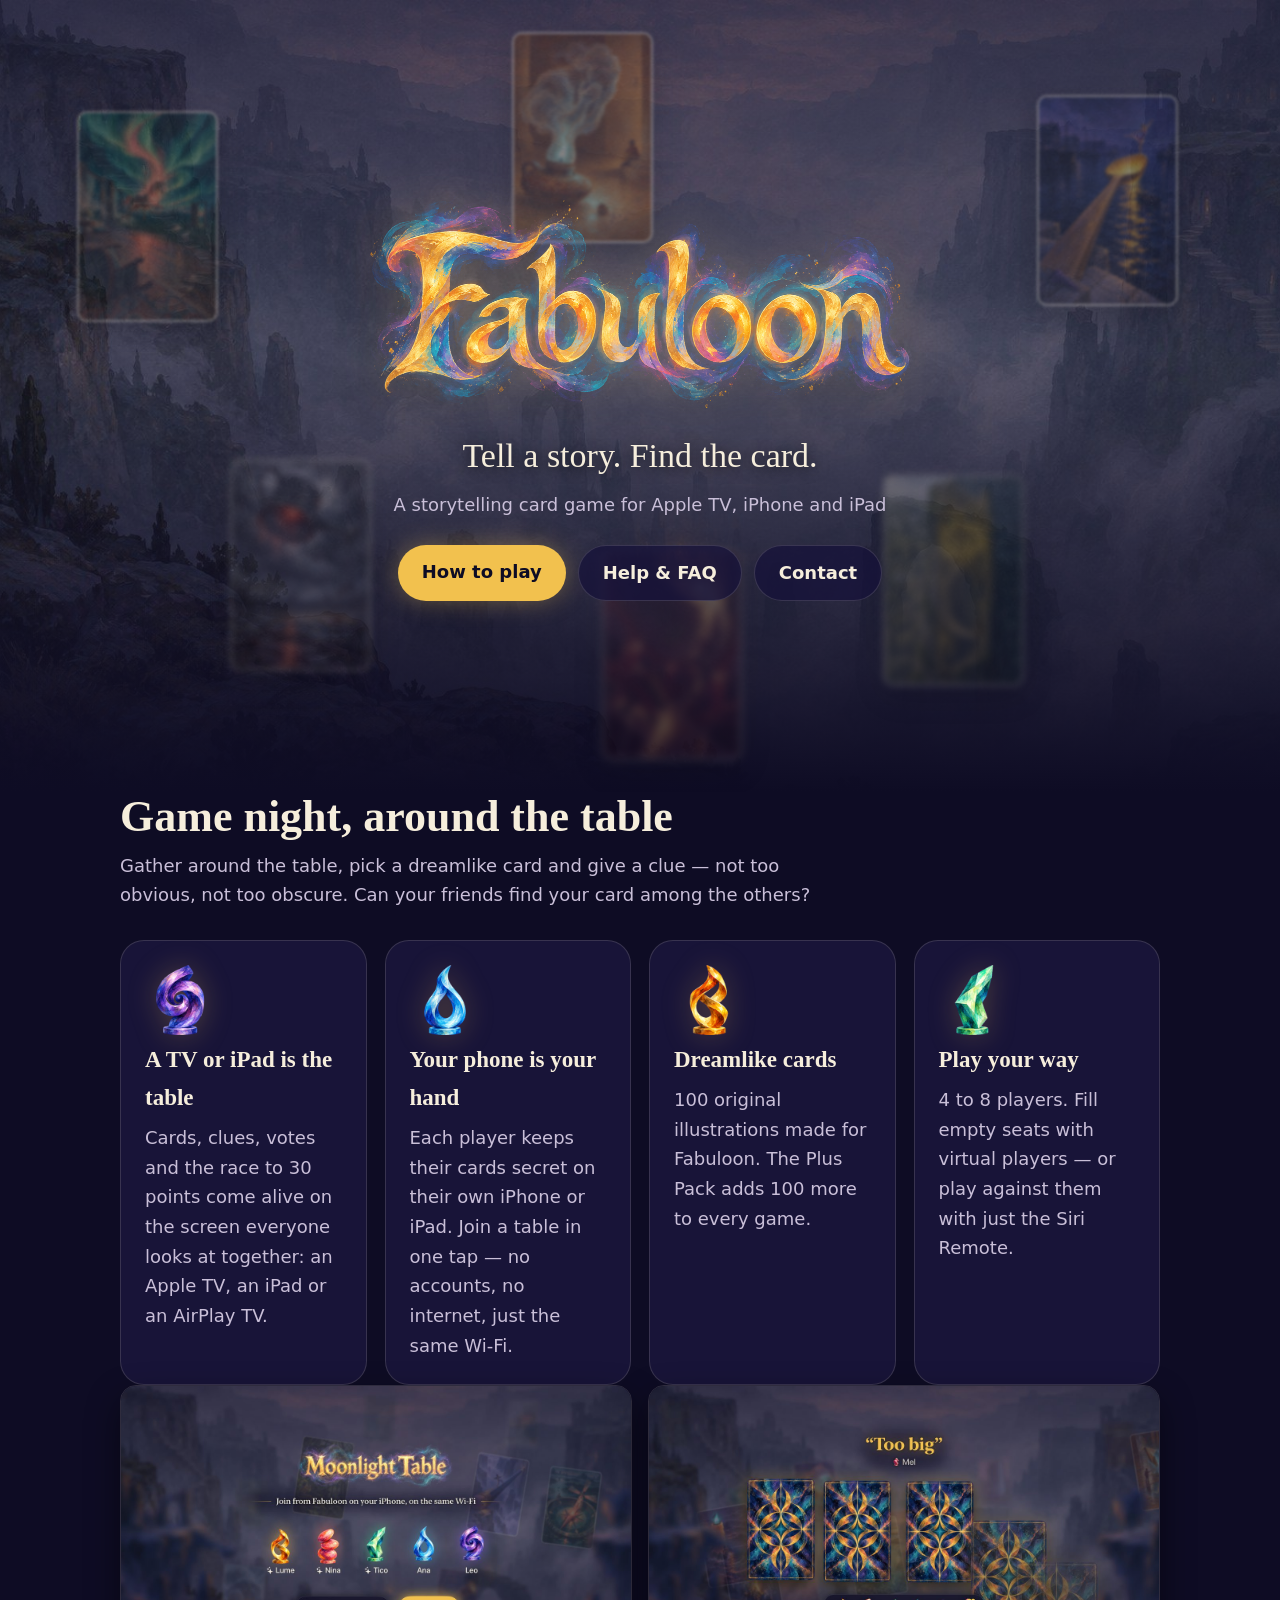
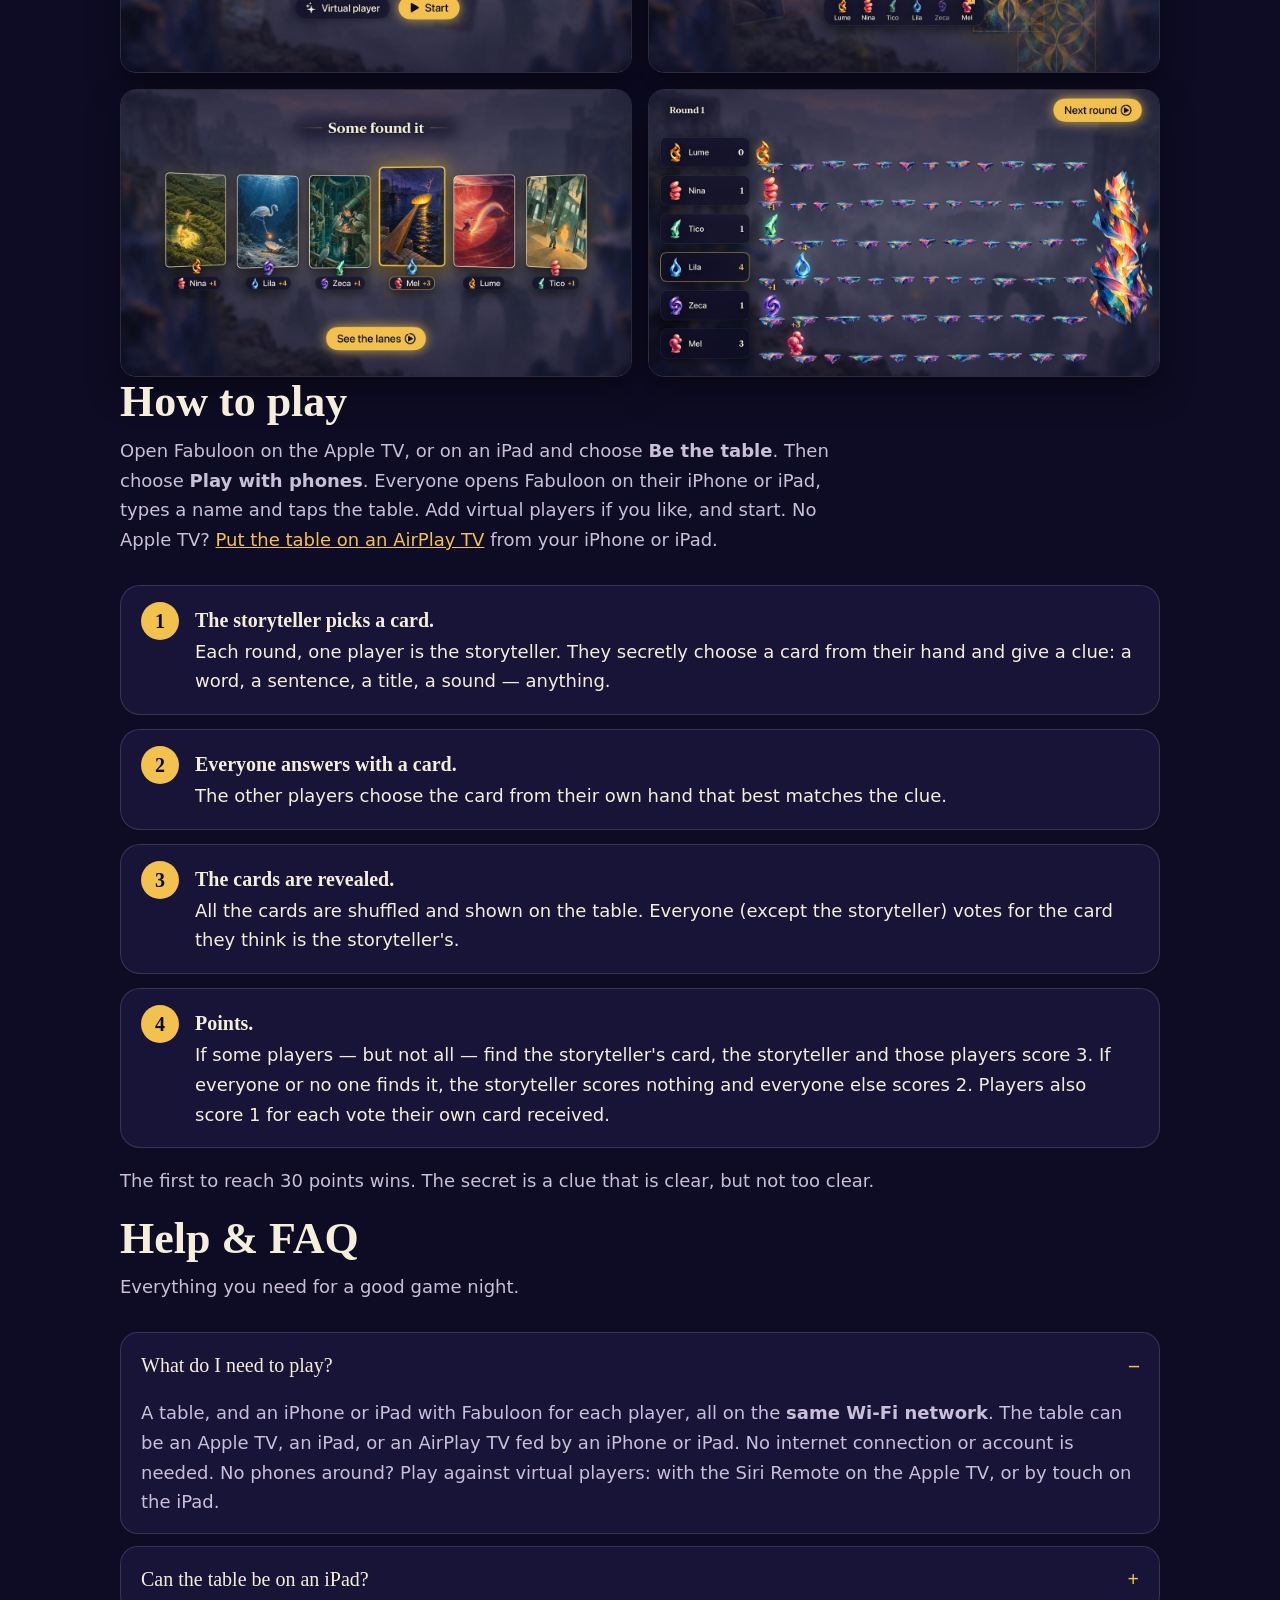
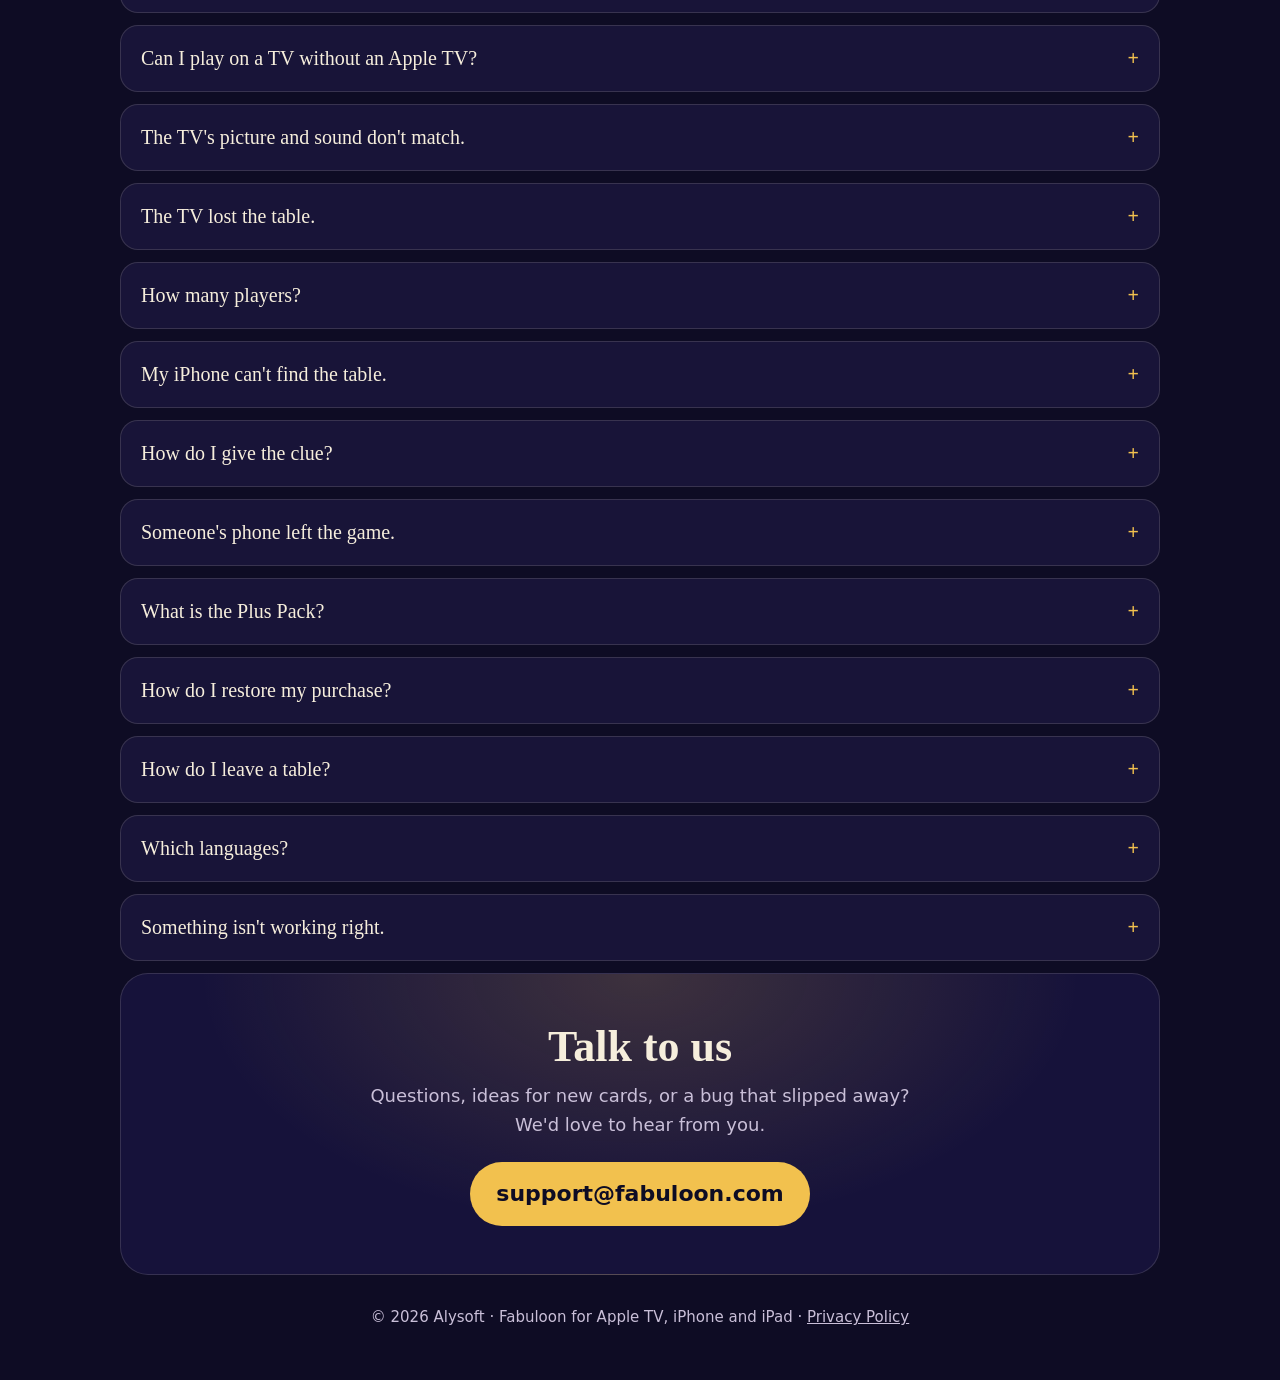
<file: index.html>
<!doctype html>
<html lang="en">
<head>
<meta charset="utf-8">
<meta name="viewport" content="width=device-width, initial-scale=1">
<title>Fabuloon — Support</title>
<meta name="description" content="Fabuloon, a storytelling card game for Apple TV, iPhone and iPad. How to play, help, FAQ and contact.">
<meta property="og:title" content="Fabuloon — a storytelling card game for your living room">
<meta property="og:description" content="Pick a dreamlike card, give a clue, and find the storyteller's card. A TV or iPad is the table; your iPhone is your hand.">
<meta property="og:image" content="img/og.jpg">
<meta name="theme-color" content="#0e0c24">
<link rel="icon" href="img/favicon.png"><link rel="apple-touch-icon" href="img/apple-touch-icon.png">
<link rel="stylesheet" href="style.css">
</head>
<body>
<header class="hero">
  <div class="drift" style="left:6%;top:14%;background-image:url(img/card-a.jpg)"></div>
  <div class="drift" style="left:18%;top:58%;background-image:url(img/card-b.jpg)"></div>
  <div class="drift" style="right:8%;top:12%;background-image:url(img/card-c.jpg)"></div>
  <div class="drift" style="right:20%;top:60%;background-image:url(img/card-d.jpg)"></div>
  <div class="drift" style="left:40%;top:4%;background-image:url(img/card-e.jpg)"></div>
  <div class="drift" style="right:42%;bottom:4%;background-image:url(img/card-f.jpg)"></div>
  <div class="hero-inner">
    <img class="logo" src="img/logo.png" alt="Fabuloon">
    <p class="tag">Tell a story. Find the card.</p>
    <p class="tag2">A storytelling card game for Apple TV, iPhone and iPad</p>
    <div class="btns">
      <a class="btn" href="#how">How to play</a>
      <a class="btn alt" href="#help">Help &amp; FAQ</a>
      <a class="btn alt" href="#contact">Contact</a>
    </div>
  </div>
</header>

<main>
<section class="wrap">
  <h2>Game night, around the table</h2>
  <p class="sub">Gather around the table, pick a dreamlike card and give a clue — not too obvious, not too obscure. Can your friends find your card among the others?</p>
  <div class="grid">
    <div class="card"><img class="form" src="img/form4.png" alt=""><h3>A TV or iPad is the table</h3><p>Cards, clues, votes and the race to 30 points come alive on the screen everyone looks at together: an Apple TV, an iPad or an AirPlay TV.</p></div>
    <div class="card"><img class="form" src="img/form3.png" alt=""><h3>Your phone is your hand</h3><p>Each player keeps their cards secret on their own iPhone or iPad. Join a table in one tap — no accounts, no internet, just the same Wi‑Fi.</p></div>
    <div class="card"><img class="form" src="img/form0.png" alt=""><h3>Dreamlike cards</h3><p>100 original illustrations made for Fabuloon. The Plus Pack adds 100 more to every game.</p></div>
    <div class="card"><img class="form" src="img/form2.png" alt=""><h3>Play your way</h3><p>4 to 8 players. Fill empty seats with virtual players — or play against them with just the Siri Remote.</p></div>
  </div>
</section>

<section class="wrap">
  <div class="shots">
    <img src="img/shot-lobby.jpg" alt="Players joining a table on the TV" loading="lazy">
    <img src="img/shot-clue.jpg" alt="The storyteller's clue on the TV" loading="lazy">
    <img src="img/shot-reveal.jpg" alt="The cards revealed, with the votes" loading="lazy">
    <img src="img/shot-lanes.jpg" alt="Each player's piece hopping toward the finish" loading="lazy">
  </div>
</section>

<section class="wrap" id="how">
  <h2>How to play</h2>
  <p class="sub">Open Fabuloon on the Apple TV, or on an iPad and choose <b>Be the table</b>. Then choose <b>Play with phones</b>. Everyone opens Fabuloon on their iPhone or iPad, types a name and taps the table. Add virtual players if you like, and start. No Apple TV? <a href="#tv">Put the table on an AirPlay TV</a> from your iPhone or iPad.</p>
  <ol class="steps">
    <li><b>The storyteller picks a card.</b><br>Each round, one player is the storyteller. They secretly choose a card from their hand and give a clue: a word, a sentence, a title, a sound — anything.</li>
    <li><b>Everyone answers with a card.</b><br>The other players choose the card from their own hand that best matches the clue.</li>
    <li><b>The cards are revealed.</b><br>All the cards are shuffled and shown on the table. Everyone (except the storyteller) votes for the card they think is the storyteller's.</li>
    <li><b>Points.</b><br>If some players — but not all — find the storyteller's card, the storyteller and those players score 3. If everyone or no one finds it, the storyteller scores nothing and everyone else scores 2. Players also score 1 for each vote their own card received.</li>
  </ol>
  <p class="score">The first to reach 30 points wins. The secret is a clue that is clear, but not too clear.</p>
</section>

<section class="wrap" id="help">
  <h2>Help &amp; FAQ</h2>
  <p class="sub">Everything you need for a good game night.</p>

  <details open><summary>What do I need to play?</summary>
    <p>A table, and an iPhone or iPad with Fabuloon for each player, all on the <b>same Wi‑Fi network</b>. The table can be an Apple TV, an iPad, or an AirPlay TV fed by an iPhone or iPad. No internet connection or account is needed. No phones around? Play against virtual players: with the Siri Remote on the Apple TV, or by touch on the iPad.</p></details>

  <details><summary>Can the table be on an iPad?</summary>
    <p>Yes. Open Fabuloon on the iPad and choose <b>Be the table</b>, then turn the iPad sideways. Everything the Apple TV does, the iPad does too: open a table for the phones, play against virtual players, how to play, and the Plus Pack.</p></details>

  <details id="tv"><summary>Can I play on a TV without an Apple TV?</summary>
    <p>Yes, on any TV that works with AirPlay. On your iPhone or iPad, open Control Center, choose <b>Screen Mirroring</b> and pick the TV. Then open Fabuloon, type your name and tap <b>Be the table</b>. The TV shows the table, not your screen, so your device stays your hand and you play too. The table's buttons appear at the top of your hand.</p></details>

  <details><summary>The TV's picture and sound don't match.</summary>
    <p>AirPlay delays the sound by about two seconds, so Fabuloon makes the picture wait for it. The <b>Sound test</b> opens the first time a TV gets the table: play the beats and adjust − and + until the pulse on the TV lands on the beat you hear, then tap <b>Done</b>. Fabuloon remembers the setting for each TV. To run it again, tap <b>Sound test</b> on your device, on the table's home screen.</p></details>

  <details><summary>The TV lost the table.</summary>
    <p>The game goes on safely on your device. In Control Center, mirror your screen to the TV again and the table comes back.</p></details>

  <details><summary>How many players?</summary>
    <p>From 4 to 8. If you are fewer than 4, add virtual players at the table: they pick cards and vote on their own.</p></details>

  <details><summary>My iPhone can't find the table.</summary>
    <ul>
      <li>Make sure the iPhone and the table are on the same Wi‑Fi network (guest networks, some hotels and some mesh systems keep devices from seeing each other).</li>
      <li>Fabuloon needs the <b>Local Network</b> permission to find the table: open Settings › Privacy &amp; Security › Local Network and turn on Fabuloon.</li>
      <li>The table must be open: choose <b>Play with phones</b> on the table.</li>
    </ul></details>

  <details><summary>How do I give the clue?</summary>
    <p>With people only, just say it out loud. When there are virtual players at the table, the storyteller writes the clue on their phone, so the virtual players can “read” it too.</p></details>

  <details><summary>Someone's phone left the game.</summary>
    <p>A virtual player takes over their seat so the game can go on. When they open Fabuloon again and tap the table, they get their seat — and their cards — back.</p></details>

  <details><summary>What is the Plus Pack?</summary>
    <p>100 new cards that join the deck in every game. You buy it once on the device that is the table (<b>More cards</b> on the table's home screen), and every phone shows the new cards. Everyone needs the latest version of Fabuloon on their phone for the pack to be dealt.</p></details>

  <details><summary>How do I restore my purchase?</summary>
    <p>On the device that is the table, open <b>More cards</b> and choose <b>Restore purchases</b>. Purchases belong to your Apple Account and work on the Apple TV, iPhone and iPad.</p></details>

  <details><summary>How do I leave a table?</summary>
    <p>On the Apple TV, press <kbd>Menu</kbd> (or <kbd>Back</kbd>) on the Siri Remote. On the iPad that is the table, or on a phone, tap the × in the top corner. If your device put the table on a TV, that × closes the table for everyone.</p></details>

  <details><summary>Which languages?</summary>
    <p>English and Portuguese, following your device's language.</p></details>

  <details><summary>Something isn't working right.</summary>
    <p>Close Fabuloon on the table and on the phones and open it again. If the problem persists, write to us below with your device models and their system versions — we read every message.</p></details>
</section>

<section class="wrap" id="contact">
  <div class="contact">
    <h2>Talk to us</h2>
    <p>Questions, ideas for new cards, or a bug that slipped away? We'd love to hear from you.</p>
    <a class="mail" href="mailto:support@fabuloon.com?subject=Fabuloon%20support">support@fabuloon.com</a>
  </div>
</section>
</main>

<footer>
  © 2026 Alysoft · Fabuloon for Apple TV, iPhone and iPad · <a href="privacy.html">Privacy Policy</a>
</footer>
</body>
</html>
</file>
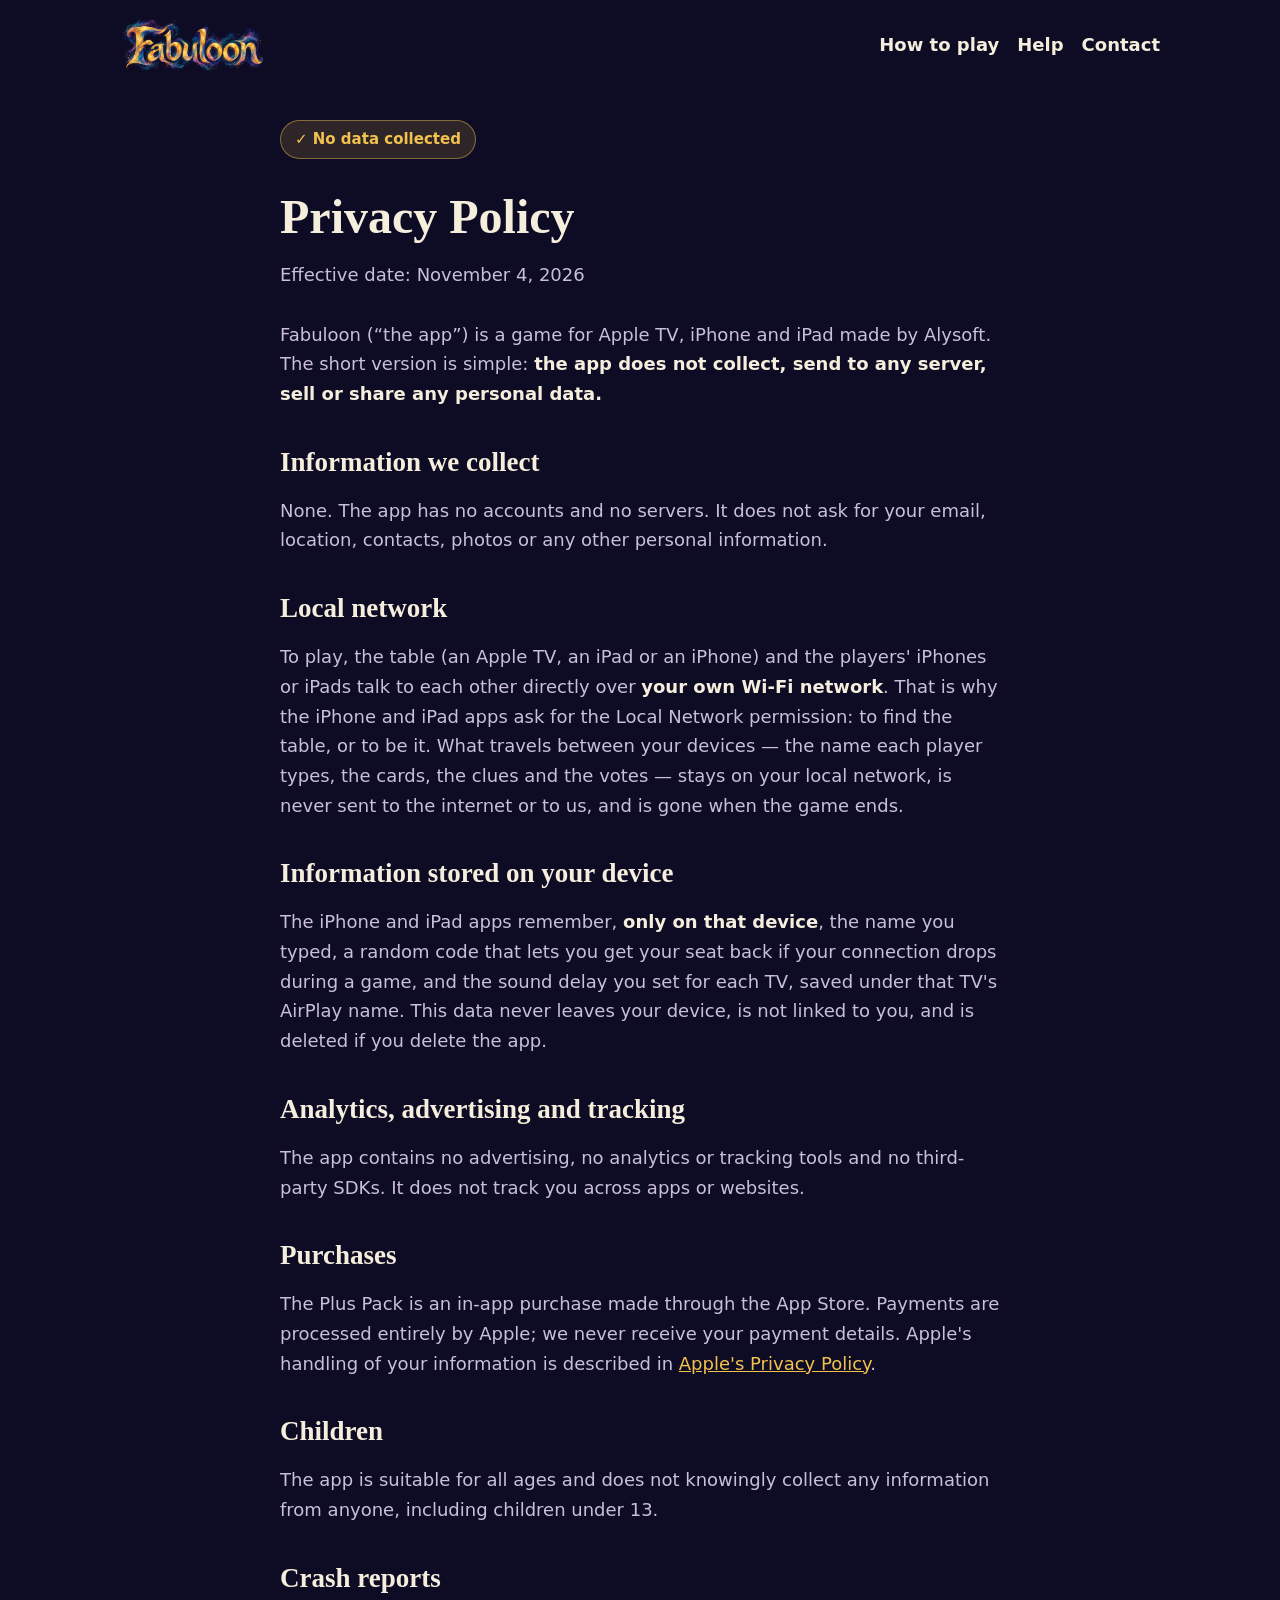
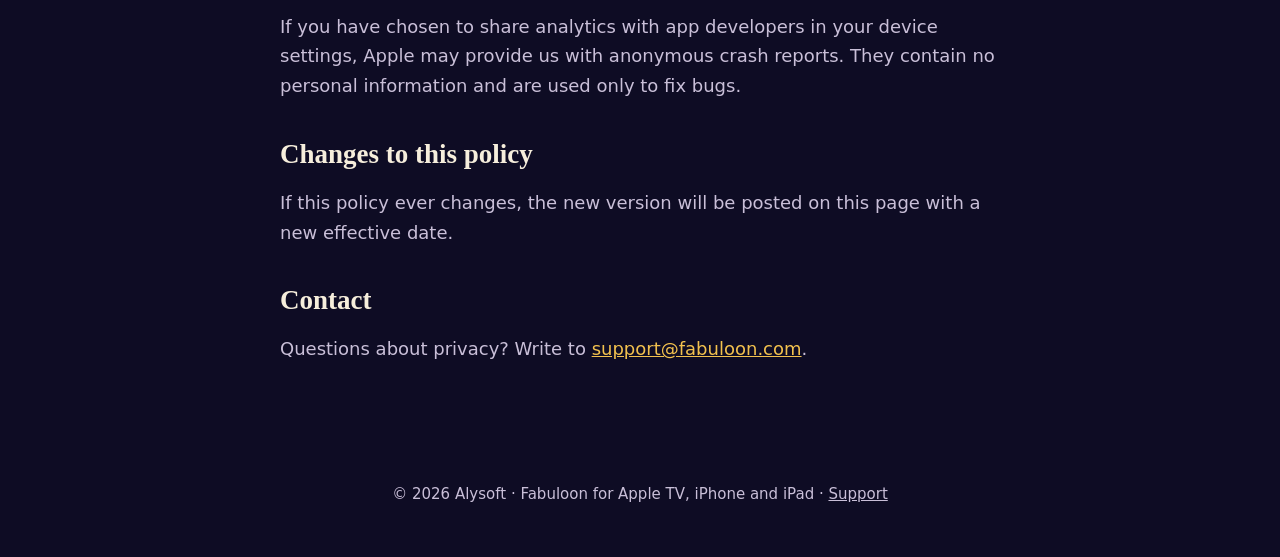
<file: privacy.html>
<!doctype html>
<html lang="en">
<head>
<meta charset="utf-8">
<meta name="viewport" content="width=device-width, initial-scale=1">
<title>Fabuloon — Privacy Policy</title>
<meta name="description" content="Privacy Policy for Fabuloon (Apple TV, iPhone and iPad). The app collects no personal data.">
<meta name="theme-color" content="#0e0c24">
<link rel="icon" href="img/favicon.png"><link rel="apple-touch-icon" href="img/apple-touch-icon.png">
<link rel="stylesheet" href="style.css">
</head>
<body>
<div class="top">
  <a href="./"><img src="img/logo.png" alt="Fabuloon"></a>
  <nav><a href="./#how">How to play</a><a href="./#help">Help</a><a href="./#contact">Contact</a></nav>
</div>
<article class="doc">
  <span class="pill">✓ No data collected</span>
  <h1>Privacy Policy</h1>
  <p class="sub">Effective date: November 4, 2026</p>

  <p>Fabuloon (“the app”) is a game for Apple TV, iPhone and iPad made by Alysoft. The short version is simple: <b>the app does not collect, send to any server, sell or share any personal data.</b></p>

  <h2>Information we collect</h2>
  <p>None. The app has no accounts and no servers. It does not ask for your email, location, contacts, photos or any other personal information.</p>

  <h2>Local network</h2>
  <p>To play, the table (an Apple TV, an iPad or an iPhone) and the players' iPhones or iPads talk to each other directly over <b>your own Wi‑Fi network</b>. That is why the iPhone and iPad apps ask for the Local Network permission: to find the table, or to be it. What travels between your devices — the name each player types, the cards, the clues and the votes — stays on your local network, is never sent to the internet or to us, and is gone when the game ends.</p>

  <h2>Information stored on your device</h2>
  <p>The iPhone and iPad apps remember, <b>only on that device</b>, the name you typed, a random code that lets you get your seat back if your connection drops during a game, and the sound delay you set for each TV, saved under that TV's AirPlay name. This data never leaves your device, is not linked to you, and is deleted if you delete the app.</p>

  <h2>Analytics, advertising and tracking</h2>
  <p>The app contains no advertising, no analytics or tracking tools and no third-party SDKs. It does not track you across apps or websites.</p>

  <h2>Purchases</h2>
  <p>The Plus Pack is an in-app purchase made through the App Store. Payments are processed entirely by Apple; we never receive your payment details. Apple's handling of your information is described in <a href="https://www.apple.com/legal/privacy/" rel="noopener">Apple's Privacy Policy</a>.</p>

  <h2>Children</h2>
  <p>The app is suitable for all ages and does not knowingly collect any information from anyone, including children under 13.</p>

  <h2>Crash reports</h2>
  <p>If you have chosen to share analytics with app developers in your device settings, Apple may provide us with anonymous crash reports. They contain no personal information and are used only to fix bugs.</p>

  <h2>Changes to this policy</h2>
  <p>If this policy ever changes, the new version will be posted on this page with a new effective date.</p>

  <h2>Contact</h2>
  <p>Questions about privacy? Write to <a href="mailto:support@fabuloon.com">support@fabuloon.com</a>.</p>
</article>
<footer>© 2026 Alysoft · Fabuloon for Apple TV, iPhone and iPad · <a href="./">Support</a></footer>
</body>
</html>
</file>
<file: style.css>
:root{
  --night:#0e0c24; --night2:#16123a; --dusk:#241b4a; --cream:#f6eedc; --muted:#c9bfd8; --gold:#f2c14e; --gold2:#d9a234;
  --card:rgba(30,24,64,.72); --line:rgba(246,238,220,.14);
  --serif:"New York",ui-serif,"Iowan Old Style","Palatino Linotype",Georgia,serif;
}
*{box-sizing:border-box}
html{scroll-behavior:smooth}
body{margin:0;background:var(--night);color:var(--cream);font:18px/1.65 system-ui,-apple-system,"Segoe UI",Roboto,sans-serif;-webkit-font-smoothing:antialiased}
a{color:var(--gold)}
img{max-width:100%;display:block}
.wrap{max-width:1080px;margin:0 auto;padding:0 20px}
h1,h2,h3,summary{font-family:var(--serif)}

/* hero: the valley far away, the game's cards drifting in it, the name in light */
.hero{position:relative;min-height:88vh;display:flex;align-items:center;justify-content:center;overflow:hidden;
  background:linear-gradient(180deg,rgba(14,12,36,.55),rgba(14,12,36,.25) 45%,var(--night) 100%),url(img/hero.jpg) center/cover no-repeat}
.drift{position:absolute;width:clamp(90px,11vw,150px);aspect-ratio:2/3;border-radius:10px;border:2px solid rgba(246,238,220,.8);
  background:center/cover no-repeat;opacity:.38;filter:blur(1.5px);box-shadow:0 10px 30px rgba(0,0,0,.5);animation:drift 26s ease-in-out infinite alternate}
.drift:nth-child(2){animation-duration:31s;animation-delay:-6s;opacity:.3;filter:blur(3px)}
.drift:nth-child(3){animation-duration:35s;animation-delay:-12s}
.drift:nth-child(4){animation-duration:29s;animation-delay:-3s;opacity:.28;filter:blur(3.5px)}
.drift:nth-child(5){animation-duration:33s;animation-delay:-9s}
.drift:nth-child(6){animation-duration:38s;animation-delay:-15s;opacity:.26;filter:blur(4px)}
@keyframes drift{from{transform:translate(0,0) rotate(-6deg)}to{transform:translate(4vw,-3vh) rotate(5deg)}}
.hero-inner{position:relative;z-index:1;text-align:center;padding:6vh 16px}
.hero img.logo{width:min(560px,82vw);margin:0 auto;filter:drop-shadow(0 0 28px rgba(242,193,78,.35));animation:breathe 6s ease-in-out infinite}
@keyframes breathe{0%,100%{filter:drop-shadow(0 0 18px rgba(242,193,78,.22))}50%{filter:drop-shadow(0 0 34px rgba(242,193,78,.45))}}
.tag{font-family:var(--serif);font-size:clamp(22px,3.4vw,34px);margin:14px 0 6px;text-shadow:0 2px 14px rgba(0,0,0,.7)}
.tag2{color:var(--muted);margin:0 0 26px}
.btns{display:flex;gap:12px;justify-content:center;flex-wrap:wrap}
.btn{display:inline-block;padding:12px 24px;border-radius:999px;text-decoration:none;font-weight:700;color:var(--night);background:var(--gold);
  box-shadow:0 0 24px rgba(242,193,78,.35);transition:transform .15s}
.btn:hover{transform:translateY(-2px)}
.btn.alt{background:rgba(22,18,58,.75);color:var(--cream);border:1px solid var(--line);box-shadow:none}

/* sections */
section{padding:64px 0}
h2{font-size:clamp(30px,4.2vw,44px);line-height:1.15;margin:0 0 8px}
.sub{color:var(--muted);margin:0 0 30px;max-width:720px}
.grid{display:grid;grid-template-columns:repeat(auto-fit,minmax(230px,1fr));gap:18px}
.card{background:var(--card);border:1px solid var(--line);border-radius:24px;padding:24px}
.card img.form{height:70px;width:auto;margin-bottom:6px;filter:drop-shadow(0 0 14px rgba(242,193,78,.25))}
.card h3{margin:6px 0 6px;font-size:23px}
.card p{margin:0;color:var(--muted)}

.shots{display:grid;grid-template-columns:repeat(auto-fit,minmax(420px,1fr));gap:16px}
@media (max-width:900px){.shots{grid-template-columns:1fr}}
.shots img{border-radius:16px;border:1px solid var(--line);box-shadow:0 14px 34px rgba(0,0,0,.45);aspect-ratio:16/9;object-fit:cover}

/* how to play */
ol.steps{counter-reset:step;list-style:none;padding:0;margin:0;display:grid;gap:14px}
ol.steps li{counter-increment:step;background:var(--card);border:1px solid var(--line);border-radius:20px;padding:18px 20px 18px 74px;position:relative}
ol.steps li::before{content:counter(step);position:absolute;left:20px;top:16px;width:38px;height:38px;border-radius:50%;display:grid;place-items:center;
  font:700 20px/1 var(--serif);color:var(--night);background:var(--gold)}
ol.steps b{font-family:var(--serif);font-size:20px}
.score{margin-top:18px;color:var(--muted)}

/* faq */
details{background:var(--card);border:1px solid var(--line);border-radius:18px;padding:0 20px;margin:0 0 12px}
summary{cursor:pointer;list-style:none;padding:16px 0;font-size:20px;display:flex;justify-content:space-between;gap:16px}
summary::-webkit-details-marker{display:none}
summary::after{content:"+";color:var(--gold);font-weight:700}
details[open] summary::after{content:"–"}
details p,details ul{margin:0 0 16px;color:var(--muted)}
kbd{background:var(--dusk);border:1px solid var(--line);border-bottom-width:3px;border-radius:6px;padding:1px 7px;font:600 14px/1.6 ui-monospace,monospace;color:var(--cream)}

/* contact */
.contact{text-align:center;background:radial-gradient(ellipse at top,rgba(242,193,78,.18),transparent 60%),var(--night2);border:1px solid var(--line);border-radius:28px;padding:48px 22px}
.contact p{color:var(--muted);margin:0 auto 22px;max-width:560px}
.contact .mail{display:inline-block;background:var(--gold);color:var(--night);font-weight:800;font-size:clamp(17px,2.6vw,22px);padding:14px 26px;border-radius:999px;text-decoration:none}

/* privacy page */
.top{display:flex;align-items:center;justify-content:space-between;gap:12px;padding:16px 20px;max-width:1080px;margin:0 auto}
.top img{height:58px;width:auto}
.top nav a{margin-left:18px;font-weight:700;text-decoration:none;color:var(--cream)}
.doc{max-width:760px;margin:0 auto;padding:30px 20px 70px}
.doc h1{font-size:clamp(34px,5vw,48px);margin:18px 0 4px}
.doc h2{font-size:27px;margin-top:38px}
.doc p,.doc li{color:var(--muted)}
.doc b{color:var(--cream)}
.pill{display:inline-block;background:rgba(242,193,78,.14);color:var(--gold);border:1px solid rgba(242,193,78,.45);border-radius:999px;padding:6px 14px;font-weight:700;font-size:15px}

footer{text-align:center;color:var(--muted);font-size:15px;padding:30px 20px 50px}
footer a{color:inherit}
@media (max-width:560px){ body{font-size:17px} section{padding:44px 0} .hero{min-height:72vh} .drift{display:none} }
@media (prefers-reduced-motion: reduce){ .drift,.hero img.logo{animation:none} }
</file>
